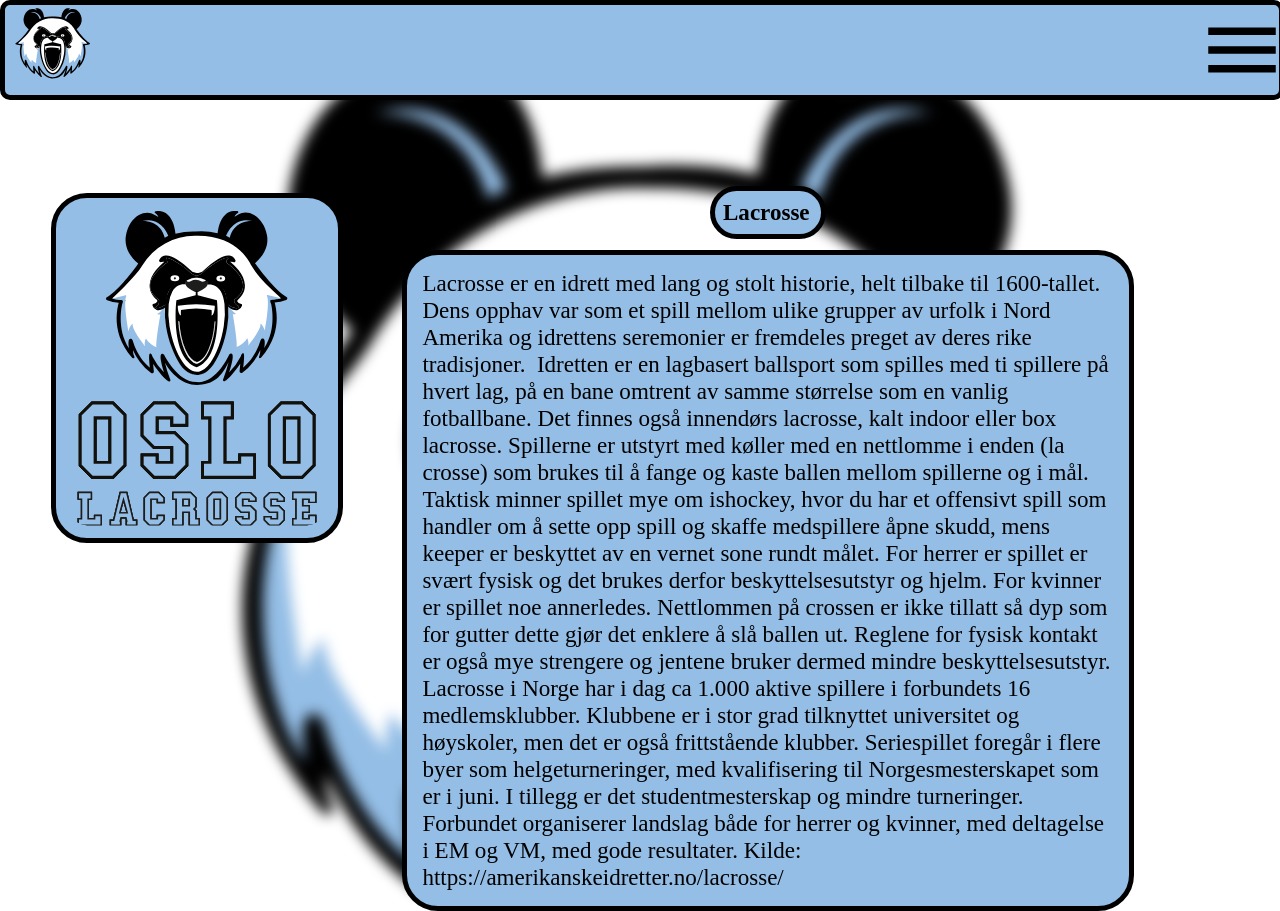
<file: Prosjekter/Webutvikling_Lacrosse_uke_38/index.html>
<!DOCTYPE html>
<html lang="en">
<head>
    <meta charset="UTF-8">
    <meta name="viewport" content="width=device-width, initial-scale=1.0">
    <link rel="stylesheet" href="style.css">
    <link rel="icon" type="image/x-icon" href="Logo_panda-1x1.ico">
    <title>Oslo Lacrosse</title>
</head>

<body id="fakta" class="fakta">

    <div>
        <img src="Logo_panda.svg" id="backimg">
    </div>

    <header>

        <button onclick="fakta()" id="buttonlogo">
            <img src="Logo_panda.svg" class="logo">
        </button>

        <button onclick="sidebar()" class="sidebutton">
            <svg xmlns="http://www.w3.org/2000/svg" height="24px" viewBox="0 -960 960 960" width="24px" fill="#e8eaed"><path d="M120-240v-80h720v80H120Zm0-200v-80h720v80H120Zm0-200v-80h720v80H120Z"/></svg>
        </button>

        <div id="sidebar" class="sidebar">

            <h1>Menu</h1>

            <P onclick="bilder()" id="bilde">Bilde Galleri</P>

            <p onclick="planer()" id="plan">Planer</p>

            <p onclick="recruit()" id="hi">Rekrutering</p>

        </div>

    </header>

    <div>
        <img src="Logo.svg" class="recruit">
    </div>

    
        <div id="sport">
            <h1>Lacrosse</h1>
            <p>
            Lacrosse er en idrett med lang og stolt historie, helt tilbake til 1600-tallet. Dens opphav var som et spill mellom ulike grupper av urfolk i Nord Amerika og idrettens seremonier er fremdeles preget av deres rike tradisjoner. 
            Idretten er en lagbasert ballsport som spilles med ti spillere på hvert lag, på en bane omtrent av samme størrelse som en vanlig fotballbane. Det finnes også innendørs lacrosse, kalt indoor eller box lacrosse. Spillerne er utstyrt med køller med en nettlomme i enden (la crosse) som brukes til å fange og kaste ballen mellom spillerne og i mål. Taktisk minner spillet mye om ishockey, hvor du har et offensivt spill som handler om å sette opp spill og skaffe medspillere åpne skudd, mens keeper er beskyttet av en vernet sone rundt målet. For herrer er spillet er svært fysisk og det brukes derfor beskyttelsesutstyr og hjelm.
            For kvinner er spillet noe annerledes. Nettlommen på crossen er ikke tillatt så dyp som for gutter dette gjør det enklere å slå ballen ut. Reglene for fysisk kontakt er også mye strengere og jentene bruker dermed mindre beskyttelsesutstyr.
            Lacrosse i Norge har i dag ca 1.000 aktive spillere i forbundets 16 medlemsklubber. Klubbene er i stor grad tilknyttet universitet og høyskoler, men det er også frittstående klubber. Seriespillet foregår i flere byer som helgeturneringer, med kvalifisering til Norgesmesterskapet som er i juni. I tillegg er det studentmesterskap og mindre turneringer. Forbundet organiserer landslag både for herrer og kvinner, med deltagelse i EM og VM, med gode resultater.
            Kilde: https://amerikanskeidretter.no/lacrosse/
            </p>
        </div>

        <div id="lag">
            <h1>VI TRENGER DEG!</h1>
            <p>
            <br>
            Oslo lacrosse ble grunnlagt i 2016 av tidligere studentspillere, og er det første damelaget i Norge som ikke hører til et universitet.
            Vi er et damelag som holder til i Oslo med jenter som har spilt alt fra 0 til 10+ år. Målet vårt er alltid NM-finalen, være mange på trening og ha det gøy sammen når vi spiller.
            Vi har treninger to ganger i uken, deltar i eliteserien og deltar som regel på utlandsturnering minst én gang i året.
            Oslo Lacrosse er et selvdrevet lag og har tre spillende trenere som har fordelt ansvarsområde over angrep, midtbane og forsvar. 
            Vi tar imot alle nye spillere, enten om man har lang erfaring eller ønsker å prøve på noe nytt.
            Velkommen til oss!
            </br>
            <br>
            Kontaktinfo
            </br>
            <br>
            Leder: Stina Bjørnenæs, stina@oslolax.no.
            </br>
            +47 77 55 66 22 
            <br></br>

            </p>
        </div>

    <div id="bildene">
        <img src="shotongoal.jpg" id="goal">
        <img src="smiling_girls.jpg" id="smile">
        <img src="teampic2.jpg" id="team">
    </div>

    <img src="Screenshot 2024-09-19 115305.png" id="planen">

</body>
<script>
    
    function sidebar() {
        var element = document.getElementById("sidebar");
        element.classList.toggle("sidebarExtend");
    }

    function recruit() {
        var element = document.getElementById("fakta");
        element.classList.remove("bilder", "planer", "laget", "fakta");
        element.classList.add("laget");
    }

    function bilder() {
        var element = document.getElementById("fakta");
        element.classList.remove("bilder", "planer", "laget", "fakta");
        element.classList.add("bilder");
    }

    function planer() {
        var element = document.getElementById("fakta");
        element.classList.remove("bilder", "planer", "laget", "fakta");
        element.classList.add("planer");
    }

    function fakta() {
        var element = document.getElementById("fakta");
        element.classList.remove("bilder", "planer", "laget", "fakta");
        element.classList.add("fakta");
    }

</script>
</body>
</html>
</file>
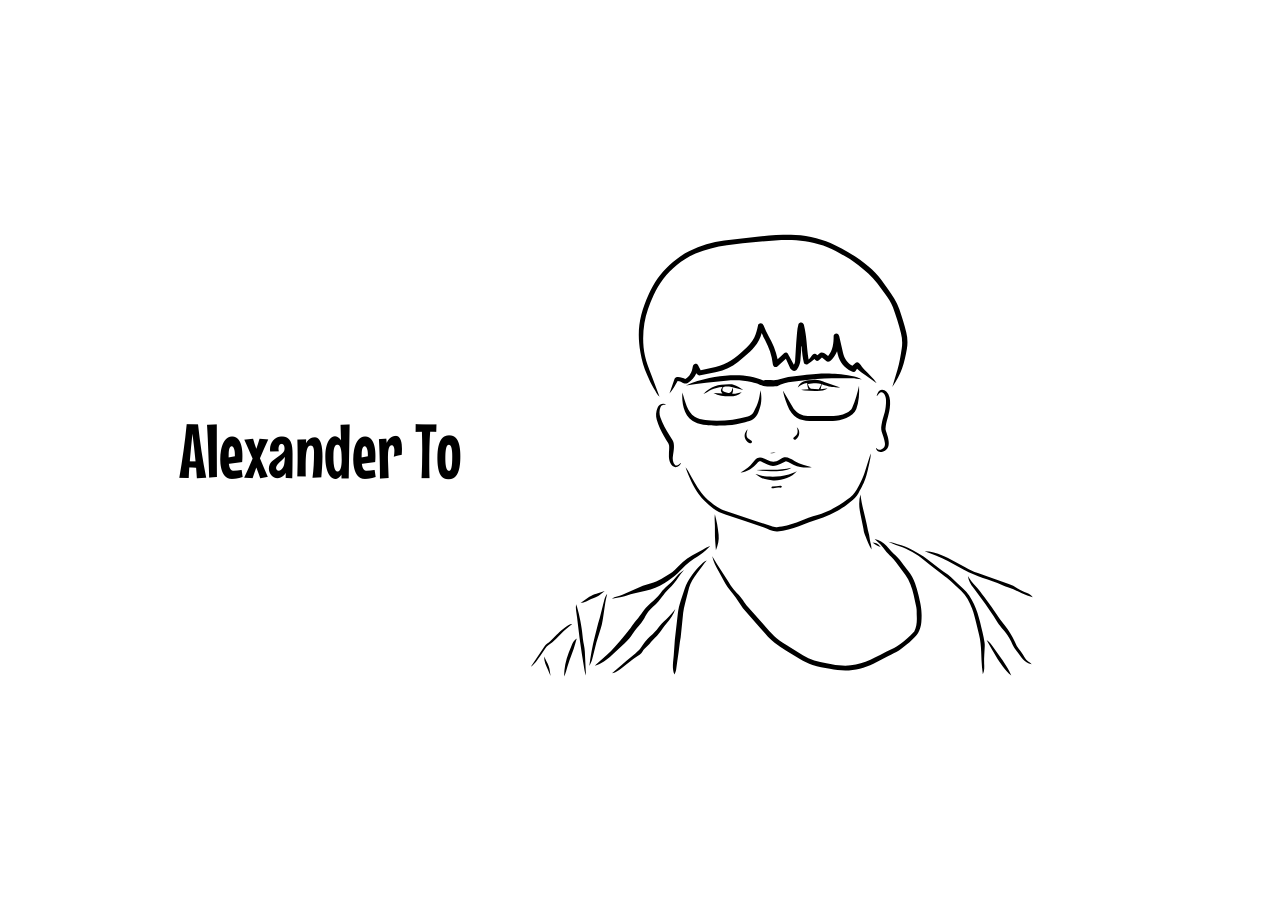
<file: Code/homePage/homePage.html>
<!DOCTYPE html>
<html lang="en" class="iframePage">
<head>
    <meta charset="UTF-8">
    <meta name="viewport" content="width=device-width, initial-scale=1.0">
    <link rel="stylesheet" href="style.css">
    <link rel="stylesheet" href="/Code\main\main.css">
    <link rel="preconnect" href="https://fonts.googleapis.com">
    <link rel="preconnect" href="https://fonts.gstatic.com" crossorigin>
    <link href="https://fonts.googleapis.com/css2?family=Mouse+Memoirs&display=swap" rel="stylesheet">
    <link rel="icon" type="image/x-icon" href="Images\SVG\Fullbody_outline.svg">
    <title>Alexander To</title>
</head>

<body>

    <div class="innhold">
        <h1>Alexander To</h1>
        <svg id="outlinesvg" data-name="Layer 2" xmlns="http://www.w3.org/2000/svg" viewBox="0 0 1111.87 791.11">
  <defs>
  </defs>
  <g id="Layer_1-2" data-name="Layer 1">
    <g>
      <path d="M627.52,41.02c-38.73-13.34-72.04-10.37-112.42-6.74-18.62,1.68-36.44,3.42-54.89,6.04-18.95,2.69-36.9,7.18-54.46,14.54-12.07,5.06-22.47,11.75-32.48,19.97-17.6,14.46-31.09,31.83-40.46,52.63-7.09,15.74-13.2,31.3-15.94,48.59-2.97,18.76-2.99,37.62.95,56.22,2.36,11.16,6.52,21.26,10.5,31.87l14.82,39.54c-4.37-4.28-6.47-9.32-9.59-14.04-4.96-7.5-8.15-15.52-11.85-23.69-5.84-12.9-9.33-25.72-11.8-39.7-6.69-37.89-1.04-66.06,14.5-100.62,8.74-19.45,20.4-36.44,36.19-50.83,10.58-9.64,21.65-18.09,34.59-24.44,19.16-9.42,39.15-15.75,60.41-18.2l60.8-6.98c18.46-2.12,36.44-3.15,55.04-3.1,20.92.06,49.65,5.89,68.68,14.33,29.63,13.14,69.97,38.23,88.53,64.21l10.57,14.8c8.21,11.5,16.13,22.49,20.61,35.99s8.73,26.52,12.06,40.43c2.26,9.44,2.71,18.87,1.05,28.51-4.34,25.1-9.98,45.14-25.38,66.3l8.97-29.89c3.65-12.15,5.41-24.36,7.4-36.93,1.43-9.05.96-17.89-1.3-26.7-3.93-15.36-8.53-29.99-13.96-44.86-3.21-8.79-8.3-16.04-13.81-23.49l-13.49-18.26c-9.28-12.57-21.07-22.14-33.2-31.89-10.03-8.06-20.64-14.37-32-20.42-9.43-5.03-18.46-9.68-28.63-13.18Z"/>
      <path d="M562.65,237.79l-14.68,13.16c-1.17,1.05-3.54,1.25-4.74.77-1.96-.79-2.98-2.44-3.21-4.52-1.68-15.43-6.59-28.88-13.76-42.49-2.07-3.93-3.73-7.58-5.61-11.92-2.17,9.1-6.47,16.92-12.42,23.88-2.44,2.86-4.82,5.82-7.53,8.36-6.9,6.45-13.78,12.31-21.23,18.13-11.06,8.64-23.51,14.44-37.25,17.32l-27.87,5.85c-3.15.66-5.61-.79-7.24-3.45-3.39,7.29-8.04,13.13-14.83,16.68-7.13,3.73-8.82-2.89-17.67-3.51-4.48,7.67-8.02,14.85-14.18,21.8l8.75-24.99c2.29-6.53,13.96-2.34,18.7-.08,7.81-4.1,11.79-12.62,12.99-21.3.32-2.33,1.46-4.32,3.33-4.99s4.72-.07,5.69,1.8l4.73,9.08,25.73-5.44c20.91-4.42,34.2-15.44,49.53-29.45,7.05-6.45,13.64-13.13,17.95-21.75,3.38-6.77,4.79-13.98,6.51-21.4.5-2.14,2.81-3.42,4.78-3.31s3.8,1.54,4.69,3.56c2.8,6.35,5.26,12.49,8.69,18.5,7.23,12.66,12.75,25.43,15.83,40.18,4.04-3.29,7.47-6.47,11.2-10.31,1.04-1.07,3.53-1.43,4.8-.88,1.82.79,2.32,2.62,3.2,4.54.68,1.5,1.85,3.21,2.66,4.7l6.33,11.56c1.06-1.87,1.96-3.71,2.08-5.63l2.01-31.98,1.37-17.05c.44-5.47,1.12-10.59,2.62-15.86.56-1.98,3.1-3.08,4.89-2.89,1.98.21,3.91,1.76,4.47,4.09,5.5,22.81,4.64,38.35,8.17,60.28,4.85-4.03,7.07-11.09,11.35-9.91,1.14.31,2.52,1.6,3.8,2.79,1.45-1.25,3.72-4.54,5.7-4.76,5.18-.57,9.08,2.71,13.03,5.79,8.58-9.01,9.64-22.79,9.66-35.02,0-2.59,2.53-4.22,4.62-4.22,2.83,0,4.35,2.02,4.98,4.77l6.74,29.38c2.19,9.56,7.73,17.82,16.24,22.28l5.25-4.96c5.56-5.26,9.94,5.86,16.62,12.79,7.04,7.31,14.44,13.64,20.27,22.45l-19.31-13.82c-5.12-3.66-10.1-7.06-14.78-11.59l-2.56,4.27c-1.9,2.75-5.06,1.34-7.26.27-12.08-5.92-20.51-16.19-23.61-29.32l-1.32-5.59c-1.49,4.16-12.6,25.35-20.31,15.96-1.63-1.98-3.48-3.5-5.88-5.13l-3.81,3.61c-1.3,1.24-2.94,2.56-4.65,2.44-1.58-.11-3.22-1.62-4.5-3.19-3.87,3.11-7.72,6.17-12,8.85-1.97,1.24-5.89.14-6.47-2.27-2.09-8.65-3.2-17.25-3.53-26.19-.05-1.49-.07-2.39-1.02-3.29l-.03,5.78-1.43,19.57c-.41,5.66-2.59,10.51-5.75,15.15-2.02,2.98-5.31,4.09-8.48,1.75-1.24-.92-3.07-2.57-3.73-3.99l-7.31-15.69Z"/>
      <path d="M434.76,580.56l8.36,14.04,14.68,22.63c6.18,9.52,11.39,19.24,19.61,27.2,10.67,10.32,11.68,15.61,19.46,24.39l27.09,30.53c15.14,17.06,20.19,23.71,40.35,36.07l27.85,17.08c12.61,7.73,26.54,11.32,40.94,14.09l9.22,1.78c40.15,7.74,60.52-3.8,94.51-21.65,6.1-3.2,12.49-5.37,18.22-9.13,8.83-5.79,16.95-12.33,24.38-19.78l6.28-6.3c4.24-8.35,4.86-17.62,4.36-26.88-.27-5.08.25-10.3-.8-15.23l-4.59-21.5c-2.53-11.84-7.3-25.49-14.61-35.19l-15.8-20.97c-2.72-3.6-5.37-7.15-8.64-10.25-3.73-3.53-7.66-6.8-10.53-11.09-5.03-7.53-11.16-13.26-18.29-19.55,7.97,1.92,15.33,5.92,20.52,11.66l8.4,9.29c4.93,5.45,10.72,9.49,14.99,15.56,4.66,6.63,9.5,12.62,14.54,19.03,5.01,6.37,9.13,13.49,11.8,21.19,2.19,6.32,4.15,12.52,5.66,18.99,4.44,19.03,6.83,27.87,5.34,48.15-.48,6.59-2.57,13.7-5.7,19.4-4.63,8.44-24.99,24.93-33.27,30.26-5.88,3.78-12.23,6.32-18.44,9.54l-25.85,13.43c-7.47,3.88-15.41,6.52-23.66,8.66-17.27,4.48-34.7,3.7-52.06.32-10.34-2.02-20.29-3.08-30.17-6.76-7.63-2.84-15-6.15-21.93-10.4l-24.37-14.94c-6.83-4.19-13.25-8.48-19.6-13.35-9.47-7.27-16.66-16.13-24.52-25.08l-30.45-34.69-12.55-18.55c-5.79-8.57-13.33-15.63-18.3-24.79l-11.62-21.41c-4.5-8.3-8.82-16.19-10.85-25.82Z"/>
      <path d="M388.36,425.98c1.68,1.67,2.92,3.79,4.33,6.28,7.39,13.03,14.06,26.25,23.07,38.33,7.48,10.03,25.99,26.04,38.61,30.25l56.88,18.98,25.79,8.52c3.15,1.04,6.71,2.13,9.92,1.85,6-.51,11.73-1.18,17.47-2.81,7.67-2.18,15.1-4.22,22.34-7.41,10.16-4.47,20.17-7.94,30.83-11,17.01-4.88,37.82-15.7,51.63-26.81,3.28-2.64,6.74-5.01,9.63-8.03,5.05-5.29,8.24-11.62,11.69-17.99,3.68-6.8,6.7-13.34,9-20.74l10.38-33.39c.37,5.87-.95,11.03-2.19,16.55-5.87,25.97-5.79,28.67-19.04,52.61-3.4,6.14-8.51,10.51-13.68,15.02-8.96,7.82-18.54,13.77-29.2,19.04-8.13,4.02-15.97,7.6-24.73,10.11-24.56,7.04-46.57,19.87-73.16,22.29-8.45.49-16.66-4.94-24.38-7.49l-30.64-10.11-35.37-12.01c-7.72-2.62-15.05-5.93-21.58-10.86-9.36-7.07-18.07-14.95-24.9-24.57-8.53-11.99-17.54-31.09-22.69-46.62Z"/>
      <path d="M547.44,285.3c-32.11,1.79-22.56-2.64-44.8-7.44-14.67-3.17-28.96-3.33-44.02-2.09-23.35,1.93-45.64,4.85-69.51,8.34,13.07-6.67,26.65-9.8,40.47-13.17,12.44-1.76,24.15-3.54,36.73-4.48,18.11-1.35,40.59.9,57.18,8.99,8.21-2.28,17.07.94,24.88-1.25l18.19-5.09,25.85-2.8c35.42-3.84,49.08-4.23,84.59,1.09,6.32.95,12.28,2.79,17.74,6.21-6.53-.9-11.93-1.92-18.1-1.96l-31.67-.21c-9.64-.06-18.87.18-28.35,1.22l-13.62,1.49-29.03,3.25c-9.46,1.06-18.21,3.12-26.52,7.89Z"/>
      <path d="M374.14,762.38l-2.28,16.48c-.32,2.34-1.67,4.83-2.82,7.4-4.57-10.88-1.98-22.4-1.22-33.17l1.95-27.4,5.2-45.38c.89-7.73,2.59-14.88,5-22.17l7.07-21.36c2.63-7.94,6.07-14.73,11.15-21.39,4.58-6.01,19.84-25.67,26.99-27.11-2.69,3.15-4.88,5.69-7.17,8.77l-9.72,13.12c-5.84,7.87-11.38,15.9-13.82,25.42l-6.97,27.17c-1.39,5.42-2.66,10.67-3.23,16.3l-4.33,42.26-1.39,8.33-2.21,17.36-2.18,15.36Z"/>
      <path d="M907.11,766.72c.34,6.64.85,12.85-2.23,18.99-1.15-8.05-2.01-15.96-2.33-24.16l-.59-15.41c-.38-9.79-1.27-19.1-3.57-28.61l-5.05-20.86c-2.11-8.72-4.05-16.75-7.24-25.17-4.34-11.44-9.81-22.52-18.99-30.89-5.73-5.22-11.41-9.96-16.81-15.5-5.18-5.32-10.97-9.04-16.8-13.59l-20.26-15.83-16.25-12.89c-6.09-4.83-13.01-8.06-19.78-11.88-3.91-2.2-7.63-4.33-11.91-5.77-8.56-2.86-16.75-5.63-24.83-9.53,5.89.6,10.96,2.56,16.4,4.34,8.83,2.02,16.76,5.39,24.72,9.51,9.5,4.91,18.22,9.92,26.73,16.44l20.82,15.94c2.79,2.14,5.39,4.28,8.26,6.31,4.34,3.07,8.94,5.74,12.68,9.53,6.63,6.72,13.29,12.67,20.28,18.99,16.1,14.56,24.87,37.82,29.77,58.64,2.82,12,6,23.55,7.76,35.76.59,4.1.18,7.9-.04,11.97l-.48,8.81c-.27,4.97-.51,9.55-.24,14.86Z"/>
      <path d="M230.51,770.9l6.24-5.42c9.97-8.65,19.8-17.03,28.52-27.01l9.22-10.56c6.44-7.38,12.39-14.88,18.37-22.63,3.18-4.13,5.75-8.67,9.19-12.47,11.69-12.94,12.13-18.73,25.37-30.45,6.3-5.58,12.42-10.55,17.39-17.38,8.67-11.94,15.35-13.91,24.13-24.57,4.95-6.01,10.04-11.65,16.88-15.65-3.49,4.36-7.13,8.11-10.15,12.66-4.67,7.04-9.62,13.37-15.81,19.14-11.07,10.32-13.31,18.64-28.1,32.02s-11.65,19.02-24.05,32.34c-12.65,13.59-10.44,16.98-25.05,30.74l-22.52,21.22c-8.51,8.02-17.75,15.06-29.63,18.02Z"/>
      <path d="M400.24,345.42c-15.62-10.67-18.53-31.99-17.44-49.12,4.74,14.93,8.25,33.36,21.55,42.26,5.3,3.55,11.86,4.95,18.35,5.64,24.33,2.59,50.36.39,73.91-6.22,4.58-1.29,8.08-4.32,10.36-8.41,8.31-14.96,8.77-20.62,11.71-37.12,2.65,14.89,1.78,24.86-3.95,38.33-4.89,11.51-11.64,13.93-22.71,16.96-10.23,2.81-20.11,4.85-30.78,5.46-17.26.98-46.25,2.28-61.01-7.79Z"/>
      <path d="M277.02,651.7l-16.79,2.66c5.82-3.57,12.28-3.98,18.45-6.7l35.52-15.65,18.53-5.64c6.41-1.95,11.92-5.5,17.63-8.89,6.79-4.03,13.5-7.48,19.16-13.1,9.31-9.27,18.47-18.68,30.09-25.05l19.25-10.54c3.91-2.14,7.65-4.24,12.45-5.87l-8.17,7.78c-5.98,5.69-12.62,9.67-19.56,14.12-10.95,7.02-19.85,16.15-28.9,25.41-6.97,7.12-15.23,11.84-23.26,17.38-9.99,6.89-20.49,10.18-32.3,13.01l-20.88,5c-7.13,1.71-13.65,4.89-21.21,6.09Z"/>
      <path d="M557.49,292.66l18.75,31.83c6.08,7.93,14.27,12.34,24.43,12.43l32.86.3c12.67.12,24.41,0,35.8-6.38,3.17-1.77,6.86-4.44,8.39-7.81,5.7-12.54,9.01-25.58,12.04-38.65.68,13.92-.02,27.5-4.71,40.62-5.02,14.06-27.65,20.76-41.03,20.7l-33.28-.14c-19.32-.08-31.27-1.58-42.17-19.91-4.65-10.46-8.92-20.79-11.09-32.99Z"/>
      <path d="M976.97,755.66c5.79,9.53,8.05,6.5,12.76,12.81-14.06-2.82-18.61-14.04-27.48-24.81-3.64-4.42-5.71-9.22-8-14.4-.98-2.23-2.62-4.57-3.78-6.82-5.88-11.32-14.31-17.6-20.28-27.23-8.81-14.23-17.97-27.61-27.93-41.02l-13.81-18.6c-4.7-6.33-8.57-13.04-9.55-20.79,4.1,6.53,7.79,11.99,12.82,17.09,6,6.09,10.62,12.9,15.69,19.78l12.39,16.8,14.82,21.85,9.18,11.7c6.24,7.95,11.55,16.69,16.01,25.78,2.39,4.87,3.67,9.49,7.35,13.65,3.81,4.31,6.82,9.26,9.82,14.2Z"/>
      <path d="M966.15,637.11c9.88,6.75,20.21,6.94,25.48,14.78-6.49-2.27-12.77-4.33-19.04-7.06-7.74-3.37-14.92-7.38-22.99-9.83-3.73-1.14-6.92-2.64-10.5-4.12-23.77-9.9-44.68-14.11-67.24-26.51l-27.81-15.28c-12.98-7.13-26.5-11.7-40.36-17.02,11.04.05,20.93,3.36,30.79,7.2,6.92,2.69,13.01,6.12,19.54,9.64l20.2,10.9c7.2,3.89,14.21,7.58,21.98,10.21l21.87,7.4,30.58,11.12c6.37,2.32,11.95,4.77,17.51,8.57Z"/>
      <path d="M370.49,422.47c3.56,1.96,7.55-2.19,10.09-4.27-.71,4.37-7.54,9.57-12.14,7.09-7.38-3.99-9.36-13.36-8.94-21.1,1.16-21.69,1.66-13.86-8.49-31.94-5.19-9.25-9.78-18.34-12.64-28.55-2.01-7.16-1.56-14.19,1.39-20.95,2.57-5.88,9.98-9.13,15.21-4.99-3.92-.42-8.26-.09-9.95,3.65-2.56,5.64-2.36,12.35-.32,18.31,3.75,10.97,9.36,20.75,15.47,30.51l5.93,9.46c3.77,6.01,1.83,18.62.45,25.86-1.11,5.8-.42,12.64,3.93,16.93Z"/>
      <path d="M722.91,395.19c3.46,1.78,6.68-.36,8.82-2.18,2.62-2.23,3.49-5.51,2.97-9.25-2.13-15.15-8.33-18.87-5.85-31.67,3.06-15.76,6.62-19.42,7.73-36.62.35-5.39.3-10.67-2.21-15.49-1.18-2.27-4.05-5.16-6.73-4.24-3.26,1.12-4.48,4.9-7.33,6.94,1.03-3.48,2.46-7.66,5.36-9.81,3.72-2.76,8.75-.77,11.89,2.19,10.18,9.63,5.74,32.96,2.02,45.05-1.94,6.31-3.48,12.35-3.79,19.06-.25,5.37,15.38,33.22-4.02,39.44-2.65.85-5.59,1.74-8.14.22-2.14-1.28-4.48-3.88-4.63-6.77,1.26.96,2.72,2.51,3.94,3.13Z"/>
      <path d="M260.58,784.09l16.25-14.01,8.47-7.33,15.87-13.29c11.54-9.67,6.97-6.98,14.05-16.25,3.43-4.49,6.56-8.85,10.87-12.59,15.16-13.14,16.06-19.74,28.87-30.67,6.09-5.2,10.63-11.04,15.7-17.55-3.21,9.94-9,17.67-15.41,25.33-10.71,12.8-10.64,16.49-24.49,29.41-1.62,1.51-3.21,3.81-4.74,5.49-2.9,3.17-5.69,5.88-8.85,8.87-2.91,2.74-4.5,7.57-8.04,9.72-8.19,4.97-15.13,10.66-22.7,16.57l-8.21,6.41c-5.39,3.73-10.03,8.18-17.65,9.91Z"/>
      <path d="M562.75,415.66l-8.97,4.55c-7.27,3.68-15.55,5.05-23.1,1.29l-10.07-5.02c-2.96-1.48-5.59-.3-7.57,2.09-7.4,8.99-17.23,15.28-29.25,16.64,6.26-3.83,11.99-7.36,17.04-12.38l8.16-9.54c13.74-13.99,24.01,12.58,43.22-.74,10.22-7.09,15.79-2.6,26.04,3.03,9.21,5.06,19,7.55,29.56,10.38-10.46,1.34-21.53.43-31.28-3.99-4.6-2.09-8.3-5.01-13.78-6.31Z"/>
      <path d="M221.19,771.57c2.12-17.35,5.28-34.86,9.55-51.54l5.7-22.28,2.83-9.8,7.65-30.4c1.07-4.25,2.56-8.24,5.4-11.77-5.27,18.53-6.02,43.85-11.17,60.19l-7.7,24.44-7.04,28.45c-1.13,4.57-3.19,8.52-5.23,12.71Z"/>
      <path d="M215.36,787.85c-2.05-5.17-2.82-10.68-3.76-16.51l-3.51-21.7-2.77-19c-.86-5.89-1.54-11.51-2.26-17.43l-3.27-27.1c-.9-7.48-2.77-14.39-1.68-22,4.34,10.34,9.31,36.39,10.44,46.68l1.44,13.2c.81,7.47,3.04,14.6,3.39,22.13l1.98,41.73Z"/>
      <path d="M711.4,568.85c-4.47-7.02-7.18-14.85-10.4-22.76-1.63-4.01-3.21-7.78-3.44-12.22l-5.57-27.4c-2.25-11.06-2.86-22.14.21-32.89,2.89,22.32,9,39.77,12.91,61.4,1.79,5.86,2.92,11.63,3.63,17.74.97,5.26,2.76,9.99,2.68,16.14Z"/>
      <path d="M469.5,298.19c5.55.41,10.27-1.34,16.45-2.59-5.67,5.76-13.45,7.49-21.53,7.27-9.68-.25-19.03-.82-27.47-5.74l15.51.64c-2.36-2.21-3.58-4.73-1.99-7.53l2.1-3.71c-7.13.62-13.6,2-19.68,5.12-4.49,2.3-8.05,5.51-13.46,7.37,13.28-13.77,25.07-16.69,44.27-17.01,2.7-.05,5.39-.22,7.9.62,6.28,2.11,11.97,4.82,17.1,9.44l-17.11-4.51-5.19-1.21c-3.5-.81-8.45-.67-11.97.1-1.64,1.06-3.03,5.85-1.1,7.15,2.67,1.79,7.49,3.53,10.48,3.28,4.15-.35,5.94-5.19,5.66-8.86,2.56,2.76,1.51,6.24.02,10.18Z"/>
      <path d="M635.99,288.98c-6.68,4.31-14.52,4.97-22.71,4.57l-17.76-.87c-2.09-.1-4.14-.66-6.39-1.09l12.98-1.17c-1.64-3.4-2.33-7.04-2.43-10.73-6.43.04-11.42,3.69-16.35,8.04,2.74-7.87,10.8-11.97,18.73-12.63l8.07-.67c9.28-.78,13.39,1.49,20.5,3.92l26.53,9.07c-13.38-.03-19.4-1.17-32.06-5.69l-2.17,8.96,13.08-1.71ZM619.81,290.52c1.88-2.67,3.35-5.5,4.5-8.92-4.55-1.67-8.83-1.95-13.52-1.34l-9.87,1.28c.64,2.85,2.76,7.13,5.34,8.17l13.55.82Z"/>
      <path d="M537.86,448.7c-13.33-1.63-16.33-2.4-28.15-11.04,7.14,1.34,13.05,4.42,19.98,4.7,15.15.6,23.46.31,38-3.52,4.96-1.31,9.13-3.62,14.06-5.68-9.63,11.67-29.48,17.31-43.89,15.55Z"/>
      <path d="M128.31,764.39c-2.89,3.23-5.18,6.14-8.75,8.29l23.89-35.63c2.45-3.66,6.73-5.76,9.76-8.75l11.18-11.04c4.41-4.35,20.74-19.47,27.09-18.72-6.49,5.19-12.76,10.02-18.56,15.86l-9.8,9.88c-3.97,4-8.09,7.49-12.73,10.76-2.28,1.61-4.23,3.73-5.78,6.09-5.22,7.95-10.45,15.47-16.3,23.26Z"/>
      <path d="M947.99,775.39c2.51,4.06,4.14,7.99,6.24,12.37-6.19-4.03-10.05-10.07-14.69-15.72-3.23-3.93-6.18-7.76-8.78-12.2l-9.79-16.73-9.58-16.82c5.69,3.84,9.15,9.07,12.87,14.33l10.5,14.82c2.95,4.16,5.89,8.07,8.57,12.41l4.65,7.55Z"/>
      <path d="M183.24,772.26c-1.87,6.06-2.74,11.82-5.94,17.2.32-14.32,2.88-28,8.04-40.89l5.43-13.58c1.8-4.49,4.46-8.63,8.62-11.31-.95,3.01-1.82,5.51-2.47,8.26-1.57,6.64-3.84,12.61-6.3,18.95-2.7,6.97-5.07,13.92-7.38,21.37Z"/>
      <path d="M441.12,570.19l-1.21-15.11c-.99-12.33-.06-22.01-.86-35.03-.26-4.13-.31-7.96.23-12.17,3.42,12.32,5.22,22.57,6.54,35.65.91,9.04-1.02,18.07-4.69,26.66Z"/>
      <path d="M205.92,661.91l15.31-10.78c3.69-2.6,7.9-4.36,12.3-5.49l14.37-4.71c-8.98,7.98-12.9,9.95-23.59,14.13-5.64,3.13-11.11,6.52-18.38,6.85Z"/>
      <path d="M511.32,430.9l11.99-.41,16.48-.03c11.11-.02,21.31-1.26,32.52-3.57-4.58,3.41-9.87,4.57-15.49,5.08-13.08,1.18-26.01,1.58-39.02-.19l-6.47-.88Z"/>
      <path d="M494.25,369.91c.47,8.85,11,8.18,9.53,12.89-.31,1.01-2.43,2.22-3.75,1.64-5.51-2.43-9.72-8.2-9.01-14.4.42-3.66,2.73-7.04,4.98-9.81-.44,3.44-1.92,6.51-1.75,9.68Z"/>
      <path d="M152.46,779.13l1.37,9.56-4.93-11.74c-3-7.14-6.57-13.84-6.11-22.2l4.3,9.24c2.67,4.56,4.58,9.55,5.38,15.14Z"/>
      <path d="M579.77,378.05c-1.16.83-3.33-.07-3.8-1.07-2.06-4.39,11.53-4.94,5.66-20.34,6.43,5.56,5.55,16.07-1.86,21.41Z"/>
      <path d="M553.62,461.66c-9.81-2.09-15.69,3.97-16.04-.93-.04-.61,1.41-1.15,2.13-1.17,4.57-.13,8.9-.61,13.31-1.18.81-.1,2.33.59,2.66,1.14.39.66-1.24,2.32-2.06,2.14Z"/>
      <path d="M713.25,556.82c7.49.6,9.26,2.03,14.2,7.87-5.26-1.65-9.64-4.18-14.2-7.87Z"/>
      <path d="M544.92,400.54c-3.16,1.11-6.38,1.32-9.61.75,3.33-.87,6.26-1.23,9.61-.75Z"/>
    </g>
  </g>
</svg>

    </div>

</body>

</html>
</file>
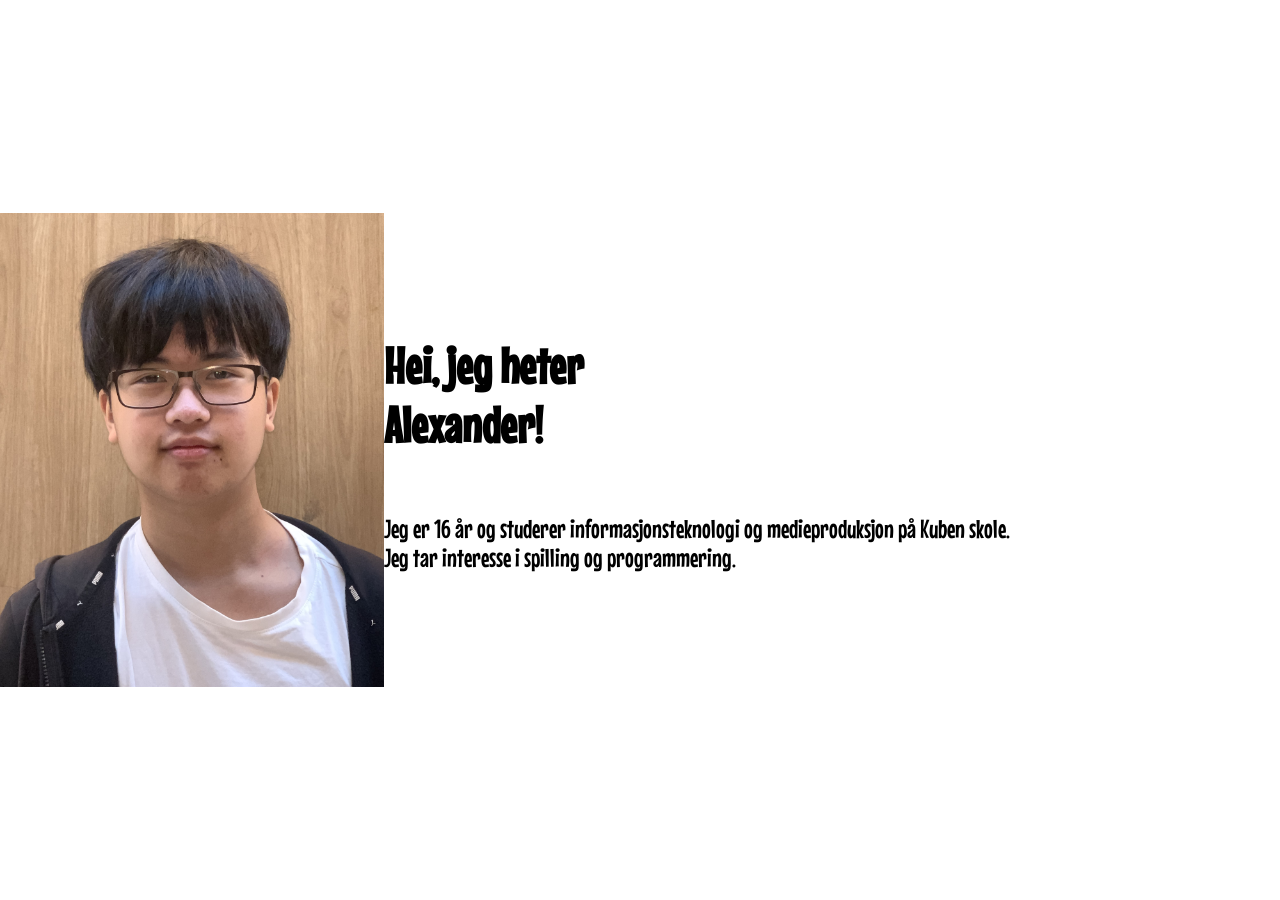
<file: Code/introduksjonPage/introduksjonPage.html>
<!DOCTYPE html>
<html lang="en" class="iframePage">
<head>
    <meta charset="UTF-8">
    <meta name="viewport" content="width=device-width, initial-scale=1.0">
    <link rel="stylesheet" href="intro.css">
    <link rel="stylesheet" href="/Code\main\main.css">
    <link rel="icon" type="image/x-icon" href="Images\SVG\Fullbody_outline.svg">
    <link rel="preconnect" href="https://fonts.googleapis.com">
    <link rel="preconnect" href="https://fonts.gstatic.com" crossorigin>
    <link href="https://fonts.googleapis.com/css2?family=Mouse+Memoirs&display=swap" rel="stylesheet">
    <title>Intro</title>
</head>

<body>

    <img src="/Images\IMG_4244.JPG" id="selfimg">
    <div class="innhold">
        <h1>Hei, jeg heter <br>Alexander!</h1>
        <p>Jeg er 16 år og studerer informasjonsteknologi og medieproduksjon på Kuben skole. <br> Jeg tar interesse i spilling og programmering.</p>
    </div>

</body>

</html>
</file>
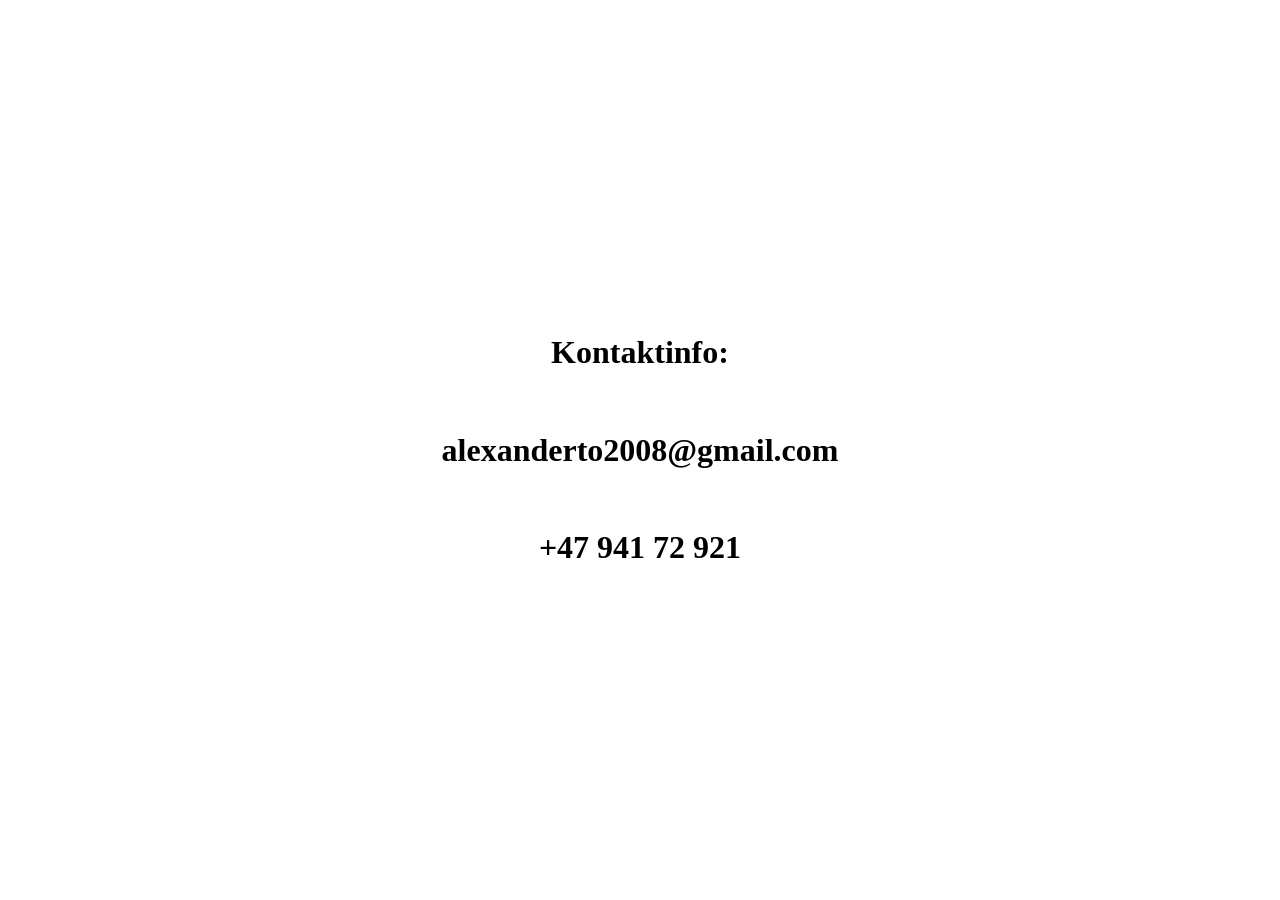
<file: Code/kontaktPage/kontaktPage.html>
<!DOCTYPE html>
<html lang="en">
<head>
    <meta charset="UTF-8">
    <meta name="viewport" content="width=device-width, initial-scale=1.0">
    <link rel="stylesheet" href="/Code\main\main.css">
    <link rel="icon" type="image/x-icon" href="">
    <link rel="preconnect" href="https://fonts.googleapis.com">
    <link rel="preconnect" href="https://fonts.gstatic.com" crossorigin>
    <link href="https://fonts.googleapis.com/css2?family=Mouse+Memoirs&display=swap" rel="stylesheet">
    <title>Alexander To</title>
</head>
<body>
    
    <div>
        <h1>Kontaktinfo:</h1>
        <br>
        <h1>alexanderto2008@gmail.com</h1>
        <br>
        <h1>+47 941 72 921</h1>
    </div>

    <style>
        body {
            position: absolute;
            color: var(--text-color);
            border: none;
            margin: 0%;
            width: 100%;
            height: 100%;
            display: flex;
            align-items: center;
            justify-content: center;
            text-align: center;
        }
    </style>

</body>
</html>
</file>
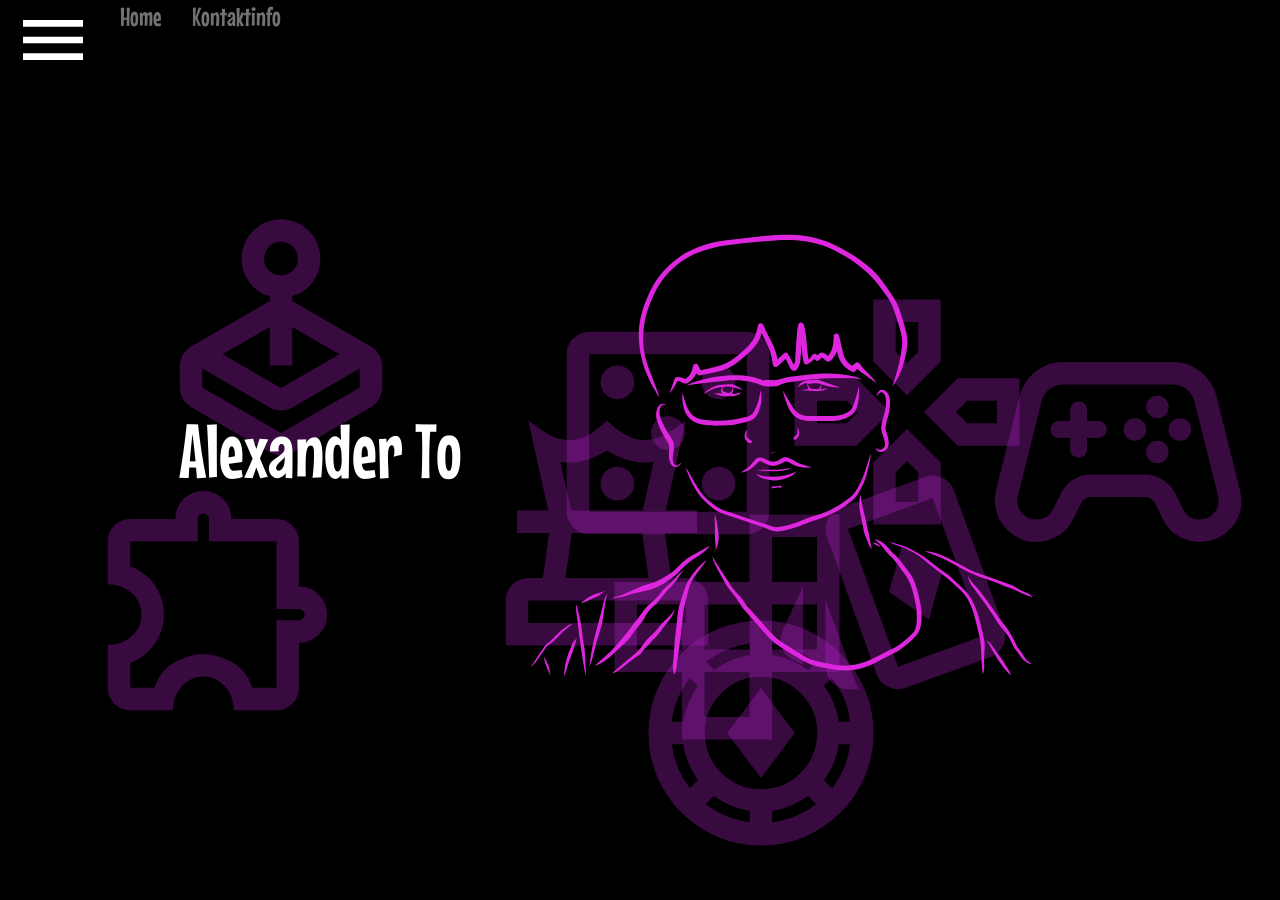
<file: Code/main/main.html>
<!DOCTYPE html>
<html lang="en">
<head>
    <meta charset="UTF-8">
    <meta name="viewport" content="width=device-width, initial-scale=1.0">
    <link rel="stylesheet" href="main.css">
    <link rel="stylesheet" href="css/background.css">
    <link rel="stylesheet" href="css/sidebar.css">
    <link rel="icon" type="image/x-icon" href="">
    <link rel="preconnect" href="https://fonts.googleapis.com">
    <link rel="preconnect" href="https://fonts.gstatic.com" crossorigin>
    <link href="https://fonts.googleapis.com/css2?family=Mouse+Memoirs&display=swap" rel="stylesheet">
    <title>Alexander To</title>
</head>

<body class="mainBody">

    <div class="background">
        <svg id="chess" class="backgroundSVG" xmlns="http://www.w3.org/2000/svg" height="24px" viewBox="0 -960 960 960" width="24px" fill="#e8eaed"><path d="M200-160h560v-80H200v80Zm132-160h296l-23-160H355l-23 160ZM120-80v-160q0-33 23.5-56.5T200-320h52l22-160H160v-80h640v80H686l22 160h52q33 0 56.5 23.5T840-240v160H120Zm151-480-71-320q33 25 68 47t77 22q40 0 73.5-20.5T480-880q28 28 61.5 48.5T615-811q42 0 77-22t68-47l-71 320h-82l39-173-7.5 1q-7.5 1-23.5 1-36 0-70.5-11T480-773q-29 20-62.5 31T349-731q-18 0-26.5-1l-8.5-1 39 173h-82Zm209 80Zm0-80Zm0 400Z"/></svg>
        <svg id="poker" class="backgroundSVG" xmlns="http://www.w3.org/2000/svg" height="24px" viewBox="0 -960 960 960" width="24px" fill="#e8eaed"><path d="M480-80q-83 0-156-31.5T197-197q-54-54-85.5-127T80-480q0-83 31.5-156T197-763q54-54 127-85.5T480-880q83 0 156 31.5T763-763q54 54 85.5 127T880-480q0 83-31.5 156T763-197q-54 54-127 85.5T480-80Zm-40-83v-40q-35-5-67.5-19T312-256l-28 29q33 26 72.5 42.5T440-163Zm80 0q44-5 83.5-21.5T676-227l-28-29q-28 20-60.5 34T520-203v40Zm-40-117q83 0 141.5-58.5T680-480q0-83-58.5-141.5T480-680q-83 0-141.5 58.5T280-480q0 83 58.5 141.5T480-280Zm253-4q26-33 42.5-72.5T797-440h-40q-5 35-19 67.5T704-312l29 28Zm-506 0 29-29q-20-28-34-60t-19-67h-40q5 44 21.5 83.5T227-284Zm253-36L360-480l120-160 120 160-120 160ZM163-520h40q5-35 19-67t34-60l-29-29q-26 33-42.5 72.5T163-520Zm594 0h40q-5-44-22-83.5T732-676l-28 28q20 28 34 60.5t19 67.5ZM313-704q28-20 60-34t67-19v-40q-44 5-83.5 21.5T284-733l29 29Zm335 0 28-28q-33-26-72.5-43T520-797v40q35 5 67.5 19t60.5 34Z"/></svg>
        <svg id="jigsaw" class="backgroundSVG" xmlns="http://www.w3.org/2000/svg" height="24px" viewBox="0 -960 960 960" width="24px" fill="#e8eaed"><path d="M352-120H200q-33 0-56.5-23.5T120-200v-152q48 0 84-30.5t36-77.5q0-47-36-77.5T120-568v-152q0-33 23.5-56.5T200-800h160q0-42 29-71t71-29q42 0 71 29t29 71h160q33 0 56.5 23.5T800-720v160q42 0 71 29t29 71q0 42-29 71t-71 29v160q0 33-23.5 56.5T720-120H568q0-50-31.5-85T460-240q-45 0-76.5 35T352-120Zm-152-80h85q24-66 77-93t98-27q45 0 98 27t77 93h85v-240h80q8 0 14-6t6-14q0-8-6-14t-14-6h-80v-240H480v-80q0-8-6-14t-14-6q-8 0-14 6t-6 14v80H200v88q54 20 87 67t33 105q0 57-33 104t-87 68v88Zm260-260Z"/></svg>
        <svg id="casino" class="dontDisplaySVG backgroundSVG" xmlns="http://www.w3.org/2000/svg" height="24px" viewBox="0 -960 960 960" width="24px" fill="#e8eaed"><path d="M300-240q25 0 42.5-17.5T360-300q0-25-17.5-42.5T300-360q-25 0-42.5 17.5T240-300q0 25 17.5 42.5T300-240Zm0-360q25 0 42.5-17.5T360-660q0-25-17.5-42.5T300-720q-25 0-42.5 17.5T240-660q0 25 17.5 42.5T300-600Zm180 180q25 0 42.5-17.5T540-480q0-25-17.5-42.5T480-540q-25 0-42.5 17.5T420-480q0 25 17.5 42.5T480-420Zm180 180q25 0 42.5-17.5T720-300q0-25-17.5-42.5T660-360q-25 0-42.5 17.5T600-300q0 25 17.5 42.5T660-240Zm0-360q25 0 42.5-17.5T720-660q0-25-17.5-42.5T660-720q-25 0-42.5 17.5T600-660q0 25 17.5 42.5T660-600ZM200-120q-33 0-56.5-23.5T120-200v-560q0-33 23.5-56.5T200-840h560q33 0 56.5 23.5T840-760v560q0 33-23.5 56.5T760-120H200Zm0-80h560v-560H200v560Zm0-560v560-560Z"/></svg>
        <svg id="crossword" class="dontDisplaySVG backgroundSVG" xmlns="http://www.w3.org/2000/svg" height="24px" viewBox="0 -960 960 960" width="24px" fill="#e8eaed"><path d="M400-160h160v-160H400v160ZM160-400h160v-160H160v160Zm240 0h160v-160H400v160Zm240 0h160v-160H640v160Zm0-240h160v-160H640v160ZM320-80v-240H80v-320h480v-240h320v560H640v240H320Z"/></svg>
        <svg id="gamepad"  class="backgroundSVG" xmlns="http://www.w3.org/2000/svg" height="24px" viewBox="0 -960 960 960" width="24px" fill="#e8eaed"><path d="M480-654Zm174 174Zm-348 0Zm174 174Zm0-234L360-660v-220h240v220L480-540Zm180 180L540-480l120-120h220v240H660Zm-580 0v-240h220l120 120-120 120H80ZM360-80v-220l120-120 120 120v220H360Zm120-574 40-40v-106h-80v106l40 40ZM160-440h106l40-40-40-40H160v80Zm280 280h80v-106l-40-40-40 40v106Zm254-280h106v-80H694l-40 40 40 40Z"/></svg>
        <svg id="joystick" class="backgroundSVG" xmlns="http://www.w3.org/2000/svg" height="24px" viewBox="0 -960 960 960" width="24px" fill="#e8eaed"><path d="m272-440 208 120 208-120-168-97v137h-80v-137l-168 97Zm168-189v-17q-44-13-72-49.5T340-780q0-58 41-99t99-41q58 0 99 41t41 99q0 48-28 84.5T520-646v17l280 161q19 11 29.5 29.5T840-398v76q0 22-10.5 40.5T800-252L520-91q-19 11-40 11t-40-11L160-252q-19-11-29.5-29.5T120-322v-76q0-22 10.5-40.5T160-468l280-161Zm0 378L200-389v67l280 162 280-162v-67L520-251q-19 11-40 11t-40-11Zm40-469q25 0 42.5-17.5T540-780q0-25-17.5-42.5T480-840q-25 0-42.5 17.5T420-780q0 25 17.5 42.5T480-720Zm0 560Z"/></svg>
        <svg id="cards" class="backgroundSVG" xmlns="http://www.w3.org/2000/svg" height="24px" viewBox="0 -960 960 960" width="24px" fill="#e8eaed"><path d="m608-368 46-166-142-98-46 166 142 98ZM160-207l-33-16q-31-13-42-44.5t3-62.5l72-156v279Zm160 87q-33 0-56.5-24T240-201v-239l107 294q3 7 5 13.5t7 12.5h-39Zm206-5q-31 11-62-3t-42-45L245-662q-11-31 3-61.5t45-41.5l301-110q31-11 61.5 3t41.5 45l178 489q11 31-3 61.5T827-235L526-125Zm-28-75 302-110-179-490-301 110 178 490Zm62-300Z"/></svg>
        <svg id="controller" class="dontDisplaySVG backgroundSVG" xmlns="http://www.w3.org/2000/svg" height="24px" viewBox="0 -960 960 960" width="24px" fill="#e8eaed"><path d="M189-160q-60 0-102.5-43T42-307q0-9 1-18t3-18l84-336q14-54 57-87.5t98-33.5h390q55 0 98 33.5t57 87.5l84 336q2 9 3.5 18.5T919-306q0 61-43.5 103.5T771-160q-42 0-78-22t-54-60l-28-58q-5-10-15-15t-21-5H385q-11 0-21 5t-15 15l-28 58q-18 38-54 60t-78 22Zm3-80q19 0 34.5-10t23.5-27l28-57q15-31 44-48.5t63-17.5h190q34 0 63 18t45 48l28 57q8 17 23.5 27t34.5 10q28 0 48-18.5t21-46.5q0 1-2-19l-84-335q-7-27-28-44t-49-17H285q-28 0-49.5 17T208-659l-84 335q-2 6-2 18 0 28 20.5 47t49.5 19Zm348-280q17 0 28.5-11.5T580-560q0-17-11.5-28.5T540-600q-17 0-28.5 11.5T500-560q0 17 11.5 28.5T540-520Zm80-80q17 0 28.5-11.5T660-640q0-17-11.5-28.5T620-680q-17 0-28.5 11.5T580-640q0 17 11.5 28.5T620-600Zm0 160q17 0 28.5-11.5T660-480q0-17-11.5-28.5T620-520q-17 0-28.5 11.5T580-480q0 17 11.5 28.5T620-440Zm80-80q17 0 28.5-11.5T740-560q0-17-11.5-28.5T700-600q-17 0-28.5 11.5T660-560q0 17 11.5 28.5T700-520Zm-360 60q13 0 21.5-8.5T370-490v-40h40q13 0 21.5-8.5T440-560q0-13-8.5-21.5T410-590h-40v-40q0-13-8.5-21.5T340-660q-13 0-21.5 8.5T310-630v40h-40q-13 0-21.5 8.5T240-560q0 13 8.5 21.5T270-530h40v40q0 13 8.5 21.5T340-460Zm140-20Z"/></svg>
    </div>

    <header>

      <div class="mainButtonContainer">
        <button onclick="sidebar()" class="sidebutton">
            <svg xmlns="http://www.w3.org/2000/svg" height="24px" viewBox="0 -960 960 960" width="24px" fill="#e8eaed"><path d="M120-240v-80h720v80H120Zm0-200v-80h720v80H120Zm0-200v-80h720v80H120Z"/></svg>
        </button>

        <div class="mainTextButton">
          <div id="homePage" class="homebutton pageSwitchButton">
              <p>Home</p>
          </div>

          <div id="kontaktPage" class="pageSwitchButton">
              <p>Kontaktinfo</p>
          </div>
        </div>

      </div>
      <div id="sidebar" class="sidebar">

          <svg id="sidebackground" xmlns="http://www.w3.org/2000/svg" viewBox="0 0 1079.33 1600">
              <g id="Layer_1-2" data-name="Layer_1">
                <path class="cls-1" d="M0,77.4V0c6.48,0,12.95,0,19.43,0,.79,3.59,1.44,7.21,2.4,10.76,6.13,22.47,16.46,43.52,25.84,64.88,5.86,13.33,12.11,26.54,18.87,39.5,6.23,11.95,13.21,23.58,20.17,35.19,4.87,8.12,10.23,15.98,15.47,23.91,6.6,9.99,13.26,19.95,19.96,29.88,5.31,7.88,10.71,15.71,16.08,23.55,6.96,10.18,13.85,20.4,20.94,30.5,5.53,7.88,11.24,15.64,16.98,23.39,7.42,10.01,14.84,20.03,22.45,29.91,6.23,8.1,12.67,16.06,19.13,24,9.3,11.46,18.52,22.99,28.11,34.24,7.01,8.23,14.57,16.06,21.87,24.08,10.42,11.45,20.82,22.9,31.43,34.57,6.11-7.28,12.15-14.33,18-21.51,6.61-8.12,13.02-16.39,19.57-24.55,4.8-5.99,9.76-11.87,14.52-17.89,9.41-11.9,18.74-23.85,28.1-35.79,4.96-6.33,9.93-12.65,14.86-18.99,6.25-8.04,12.43-16.13,18.7-24.15,4.81-6.15,9.77-12.2,14.56-18.36,5.06-6.51,9.97-13.12,15-19.65,4.82-6.28,9.75-12.49,14.55-18.79,7.4-9.71,14.71-19.47,22.08-29.19,4.78-6.31,9.67-12.55,14.37-18.91,5.9-7.98,11.64-16.05,17.49-24.06,4.8-6.56,9.74-13.03,14.47-19.63,5.65-7.88,11.14-15.85,16.71-23.77,5.57-7.93,11.26-15.79,16.72-23.79,5.76-8.44,11.3-17.02,16.97-25.51,5.13-7.68,10.43-15.26,15.43-23,6.6-10.21,13.04-20.52,19.42-30.85,1.98-3.21,3.56-6.65,5.32-9.98,154.46,0,308.93,0,463.39,0,0,160.13,0,320.27,0,480.4-.12.03-.3.02-.34.08-6.52,11.24-12.87,22.57-19.58,33.71-8.92,14.81-18.99,29.01-25.97,44.82-5.09,11.53-11,22.75-16.45,34.15-6.61,13.83-13.1,27.71-19.67,41.55-5.51,11.61-11.14,23.17-16.56,34.82-5.18,11.14-10.1,22.39-15.26,33.55-3.85,8.32-7.89,16.57-11.83,24.85-7.15,15.04-14.2,30.12-21.46,45.12-6.58,13.6-13.37,27.11-20.08,40.65-7.81,15.73-15.64,31.46-23.46,47.19-1.51,3.05-3,6.1-4.54,9.23,11.73,5.15,22.99,10.15,34.29,15.04,8.19,3.55,16.4,7.05,24.67,10.42,9.15,3.73,18.32,7.43,27.59,10.88,10.38,3.86,20.87,7.49,31.36,11.12,10.59,3.67,21.18,7.34,31.85,10.8,9.23,3,18.58,5.69,27.86,8.55,1.11.34,2.1,1.03,3.22,1.34,4.77,1.32,9.57,2.56,14.36,3.83v657.88h-289.98c-.73-1-1.4-2.04-2.19-2.99-5.08-6.13-10.24-12.21-15.28-18.37-6.91-8.44-13.72-16.95-20.6-25.42-4.87-6-9.8-11.96-14.66-17.97-6.78-8.39-13.5-16.83-20.27-25.23-4.71-5.84-9.47-11.65-14.18-17.49-6.84-8.49-13.66-16.99-20.5-25.49-4.85-6.02-9.76-12-14.55-18.06-6.33-8.01-12.58-16.08-18.85-24.14-6.14-7.88-12.41-15.69-18.38-23.68-7.39-9.9-14.52-19.96-21.76-29.96-5.79-7.99-11.64-15.93-17.34-23.97-8.19-11.54-16.26-23.15-24.41-34.71-1.92-2.72-3.97-5.35-6.23-8.37-7.44,7.61-14.27,14.94-21.51,21.9-10.2,9.81-20.68,19.37-31.09,28.98-2.52,2.33-5.29,4.43-7.9,6.67-7.65,6.55-15.21,13.19-22.94,19.66-5.35,4.48-10.97,8.69-16.36,13.13-9.35,7.69-18.57,15.53-27.93,23.2-8.69,7.12-17.46,14.14-26.27,21.13-11.32,8.99-22.65,17.97-34.09,26.82-7.34,5.68-14.85,11.16-22.33,16.68-9.63,7.11-19.29,14.17-28.96,21.24-10.02,7.32-20.08,14.59-30.09,21.93-9.38,6.87-18.66,13.84-28.07,20.67-8.38,6.08-16.86,12.03-25.3,18.05-10.49,7.48-20.96,14.97-31.46,22.42-5.54,3.93-11.16,7.77-16.7,11.72-.42.3-.43,1.09-.63,1.65H0C0,1446.76,0,1293.52,0,1140.28c6.16-1.47,12.31-2.96,18.47-4.41,6.99-1.65,14.01-3.18,20.98-4.9,7.31-1.81,14.58-3.78,21.87-5.67,7.28-1.89,14.57-3.74,21.83-5.66,5.79-1.53,11.56-3.1,17.32-4.7,13.12-3.64,26.23-7.33,39.35-10.97,6.23-1.73,12.49-3.37,18.72-5.11,8.16-2.28,16.32-4.58,24.46-6.93,4.84-1.4,9.66-2.85,14.45-4.36,11.85-3.74,23.71-7.47,35.52-11.32,10.01-3.27,19.96-6.69,29.92-10.1,10.63-3.64,21.26-7.32,31.86-11.05,9.6-3.38,19.18-6.8,28.73-10.3,10.66-3.91,21.29-7.9,31.91-11.91,6.8-2.57,13.58-5.2,20.32-7.9,2.1-.84,4.03-2.02,6.2-3.12-5.63-9.95-11.25-19.6-16.58-29.37-12.07-22.13-24.08-44.29-35.97-66.51-8.17-15.28-16.26-30.61-24.08-46.04-10.37-20.44-20.53-40.98-30.63-61.54-9.26-18.85-18.49-37.73-27.44-56.71-9.43-20-18.49-40.15-27.82-60.19-.37-.79-1.87-1.71-2.71-1.61-4.05.47-8.04,1.37-12.08,1.94-13,1.83-26.01,3.61-39.02,5.34-13.61,1.82-27.23,3.6-40.86,5.32-16.33,2.06-32.68,4.02-49.02,6.03-14.34,1.77-28.66,3.62-43.01,5.29-10.88,1.27-21.8,2.31-32.7,3.45,0-10.68,0-21.35,0-32.03.65-.21,1.38-.3,1.94-.64,6.77-4.01,13.51-8.09,20.29-12.09,4.19-2.47,8.51-4.74,12.66-7.27,7.19-4.37,14.29-8.85,21.42-13.31,4.13-2.58,8.36-5.04,12.3-7.85,9.56-6.82,18.99-13.79,28.44-20.74,5.19-3.81,10.5-7.49,15.44-11.55,9.75-8,19.35-16.15,28.87-24.37,6.94-6,13.73-12.15,20.39-18.42,1.09-1.02,1.99-3.29,1.52-4.49-4.08-10.42-8.54-20.71-12.8-31.07-6.98-16.99-14.01-33.97-20.82-51.02-8.18-20.48-16.26-40.99-24.2-61.55-6.61-17.13-13.13-34.28-19.33-51.54-8.05-22.42-15.93-44.89-23.52-67.44-6.23-18.53-12.34-37.12-17.77-55.86-7.58-26.14-14.76-52.4-21.59-78.72-5.85-22.56-11.06-45.26-16.38-67.94C4.37,98.76,2.28,88.06,0,77.4ZM518.66,641.72c.33.64.43,1.25.82,1.57,5.08,4.17,10.15,8.34,15.31,12.42,5.44,4.29,10.96,8.49,16.48,12.69,8.63,6.56,17.25,13.13,25.94,19.62,5.66,4.22,11.45,8.28,17.17,12.42,9.65,6.98,19.25,14.01,28.94,20.96,5.64,4.04,11.39,7.97,17.11,11.92,9.43,6.5,18.84,13.04,28.35,19.44,6.26,4.21,12.7,8.18,19.02,12.31,9.22,6.02,18.3,12.24,27.65,18.07,7.7,4.8,15.75,9.12,23.61,13.71,4.11,2.4,8.14,4.91,12.19,7.4,6.52,4,8.13,4.08,13.23.4.91-.66,1.52-1.68,2.43-2.35,10.4-7.77,20.92-15.4,31.21-23.29,8.73-6.69,17.2-13.67,25.78-20.53,5.3-4.24,10.73-8.36,15.87-12.76,9.2-7.88,18.46-15.72,27.24-23.99,6.48-6.1,12.42-12.72,18.26-19.37,5.67-6.46,10.92-13.25,16.32-19.91,3.28-4.04,6.55-8.08,9.74-12.18,6.33-8.11,12.61-16.26,18.91-24.4,4.85-6.26,9.78-12.46,14.52-18.79,7.38-9.85,14.62-19.78,21.94-29.67,4.64-6.27,9.4-12.46,13.94-18.8,6.95-9.7,13.77-19.48,20.63-29.23,5.85-8.3,11.85-16.52,17.48-24.95,8.95-13.4,17.86-26.83,26.39-40.46,6.62-10.57,12.91-21.34,18.78-32.29,2.6-4.85,3.78-10.35,5.92-16.42-5.93,3.84-10.84,7.26-16,10.32-7.68,4.56-15.47,8.97-23.32,13.27-9.46,5.18-18.99,10.26-28.59,15.22-8.64,4.47-17.35,8.83-26.13,13.04-7.76,3.73-15.62,7.28-23.52,10.75-8.64,3.8-17.3,7.56-26.08,11.07-9.11,3.64-18.35,7.01-27.58,10.4-10.54,3.87-21.13,7.64-31.71,11.44-9.81,3.52-19.62,7.04-29.44,10.54-10.15,3.62-20.3,7.25-30.48,10.81-10.15,3.55-20.33,7.04-30.5,10.54-10.42,3.58-20.83,7.19-31.27,10.7-10.65,3.59-21.35,7.08-32.02,10.61-10.91,3.61-21.8,7.26-32.73,10.82-10.91,3.55-21.85,7.04-32.8,10.51-11.18,3.54-22.34,7.13-33.58,10.47-13.4,3.98-26.88,7.75-40.33,11.57-6.21,1.76-12.42,3.51-18.68,5.13-12,3.1-24.03,6.11-36.42,9.25Z"/>
              </g>
            </svg>

          <div id ="themeswitch">
              <svg xmlns="http://www.w3.org/2000/svg" height="24px" viewBox="0 -960 960 960" width="24px" fill="#e8eaed"><path d="M480-120q-150 0-255-105T120-480q0-150 105-255t255-105q14 0 27.5 1t26.5 3q-41 29-65.5 75.5T444-660q0 90 63 153t153 63q55 0 101-24.5t75-65.5q2 13 3 26.5t1 27.5q0 150-105 255T480-120Zm0-80q88 0 158-48.5T740-375q-20 5-40 8t-40 3q-123 0-209.5-86.5T364-660q0-20 3-40t8-40q-78 32-126.5 102T200-480q0 116 82 198t198 82Zm-10-270Z"/></svg>
              <svg xmlns="http://www.w3.org/2000/svg" height="24px" viewBox="0 -960 960 960" width="24px" fill="#e8eaed"><path d="M480-360q50 0 85-35t35-85q0-50-35-85t-85-35q-50 0-85 35t-35 85q0 50 35 85t85 35Zm0 80q-83 0-141.5-58.5T280-480q0-83 58.5-141.5T480-680q83 0 141.5 58.5T680-480q0 83-58.5 141.5T480-280ZM200-440H40v-80h160v80Zm720 0H760v-80h160v80ZM440-760v-160h80v160h-80Zm0 720v-160h80v160h-80ZM256-650l-101-97 57-59 96 100-52 56Zm492 496-97-101 53-55 101 97-57 59Zm-98-550 97-101 59 57-100 96-56-52ZM154-212l101-97 55 53-97 101-59-57Zm326-268Z"/></svg>
          </div>

          <div class="pageContainer">

            <div id="introduksjonPage" class="pageSwitchButton">
              <svg id="introbuttonlogo" xmlns="http://www.w3.org/2000/svg" height="24px" viewBox="0 -960 960 960" width="24px" fill="#e8eaed"><path d="M480-480q-66 0-113-47t-47-113q0-66 47-113t113-47q66 0 113 47t47 113q0 66-47 113t-113 47ZM160-160v-112q0-34 17.5-62.5T224-378q62-31 126-46.5T480-440q66 0 130 15.5T736-378q29 15 46.5 43.5T800-272v112H160Zm80-80h480v-32q0-11-5.5-20T700-306q-54-27-109-40.5T480-360q-56 0-111 13.5T260-306q-9 5-14.5 14t-5.5 20v32Zm240-320q33 0 56.5-23.5T560-640q0-33-23.5-56.5T480-720q-33 0-56.5 23.5T400-640q0 33 23.5 56.5T480-560Zm0-80Zm0 400Z"/>
              </svg>
              <P id="introduksjon">Introduksjon</P>
            </div>

            <div id="videoPage" class="pageSwitchButton">
              <svg id="vidbuttonlogo" xmlns="http://www.w3.org/2000/svg" height="24px" viewBox="0 -960 960 960" width="24px" fill="#e8eaed"><path d="M480-260q75 0 127.5-52.5T660-440q0-75-52.5-127.5T480-620q-75 0-127.5 52.5T300-440q0 75 52.5 127.5T480-260Zm0-80q-42 0-71-29t-29-71q0-42 29-71t71-29q42 0 71 29t29 71q0 42-29 71t-71 29ZM160-120q-33 0-56.5-23.5T80-200v-480q0-33 23.5-56.5T160-760h126l74-80h240l74 80h126q33 0 56.5 23.5T880-680v480q0 33-23.5 56.5T800-120H160Zm0-80h640v-480H638l-73-80H395l-73 80H160v480Zm320-240Z"/>
              </svg>
              <p id="video">Video</p>
            </div>

            <div id="projectsPage" class="pageSwitchButton">
              <svg class="Projectlogo" xmlns="http://www.w3.org/2000/svg" height="24px" viewBox="0 -960 960 960" width="24px" fill="#e8eaed"><path d="M160-200v-440 440-15 15Zm0 80q-33 0-56.5-23.5T80-200v-440q0-33 23.5-56.5T160-720h160v-80q0-33 23.5-56.5T400-880h160q33 0 56.5 23.5T640-800v80h160q33 0 56.5 23.5T880-640v171q-18-13-38-22.5T800-508v-132H160v440h283q3 21 9 41t15 39H160Zm240-600h160v-80H400v80ZM720-40q-83 0-141.5-58.5T520-240q0-83 58.5-141.5T720-440q83 0 141.5 58.5T920-240q0 83-58.5 141.5T720-40Zm20-208v-112h-40v128l86 86 28-28-74-74Z"/>
              </svg>
              <div class="projectsone">
                <p class="textbutton">Prosjekter</p>
                <div class="hide">
                  <img src="/Images\download.png" id="html">
                  <img src="/Images\Logo_Color_AlexanderTo.svg" id="dance">
                  <img src="/Images\Unofficial_JavaScript_logo_2.svg.png" id="java">
                  <img src="/Images\CSS3_logo_and_wordmark.svg" id="css">
                  <img src="/Images\SVG\Logo_Mavericks.svg" id="mavericks">
                  <img src="/Images\Logo_panda.svg" id="panda">
                </div>
              </div>
            </div>

          </div>

          <div id="devicePage" class="pageSwitchButton">
            <svg xmlns="http://www.w3.org/2000/svg" height="24px" viewBox="0 -960 960 960" width="24px" fill="#e8eaed"><path d="m370-80-16-128q-13-5-24.5-12T307-235l-119 50L78-375l103-78q-1-7-1-13.5v-27q0-6.5 1-13.5L78-585l110-190 119 50q11-8 23-15t24-12l16-128h220l16 128q13 5 24.5 12t22.5 15l119-50 110 190-103 78q1 7 1 13.5v27q0 6.5-2 13.5l103 78-110 190-118-50q-11 8-23 15t-24 12L590-80H370Zm70-80h79l14-106q31-8 57.5-23.5T639-327l99 41 39-68-86-65q5-14 7-29.5t2-31.5q0-16-2-31.5t-7-29.5l86-65-39-68-99 42q-22-23-48.5-38.5T533-694l-13-106h-79l-14 106q-31 8-57.5 23.5T321-633l-99-41-39 68 86 64q-5 15-7 30t-2 32q0 16 2 31t7 30l-86 65 39 68 99-42q22 23 48.5 38.5T427-266l13 106Zm42-180q58 0 99-41t41-99q0-58-41-99t-99-41q-59 0-99.5 41T342-480q0 58 40.5 99t99.5 41Zm-2-140Z"/></svg>
          </div>

      </div>

  </header>

  <iframe id="pageSRC" src="/Code/homePage/homePage.html" frameborder="0"></iframe>


</body>

<script type="text/javascript" src="main.js" defer></script>
</file>
<file: Prosjekter/Webutvikling_Lacrosse_uke_38/style.css>
#backimg{
    position: fixed;
    width: 100%;
    filter: blur(7px);
}

body{
    background-color: white;
}

header{
    border: 5px solid black; height: 10%;
    position: fixed; top: 0; left: 0; right: 0;
    background-color: #94BEE6;
    border-radius: 10px;
    width: 99.5%;
    z-index: 100;
}

#sidebar h1{
    font-family: 'Times New Roman', Times, serif;
    font-size: 60px;
}

.logo{
    width: 8%;
    position: fixed; top: 0.5%; left: 0.1%;
    visibility: visible;
}

#buttonlogo{
    visibility: hidden;
}

#sidebar{
    transition: 1s;
}

.sidebutton svg{
    fill: black;
    height: 10%;
    width: 10%;
    padding: 0;
    display: flex;
    justify-content: center;
    align-items: center;
    position: fixed; top: 0.6%; right: -2%;
    z-index: 9000;
    visibility: visible !important;
}

.sidebutton {
    padding: 0;
    position: fixed; top: 40px; right: 30px;
    z-index: 900000;
    visibility: hidden;
}

.sidebar {
    position: fixed; top: 0%; right: -5%;
    border: 5px solid rgb(0, 0, 0);
    border-radius: 4%;
    width: 0%;
    height: 100%;
    z-index: 50000;
    background-color: #94BEE6;
    padding-left: 20px;
    visibility: hidden;
}

.sidebarExtend {
    position: fixed; top: 0%; right: -5%;
    border: 5px solid rgb(0, 0, 0);
    border-radius: 4%;
    width: 50%;
    height: 100%;
    z-index: 50000;
    background-color: #94BEE6;
    padding-left: 20px;
    visibility: visible;
}

.sidebar h1{
    display: none;
}

.sidebarExtend h1{
    display: contents;
}

.sidebar p{
    display: none;
}

.sidebarExtend p{
    display: contents;
}

.sidebarExtend p{
    font-size: 250%;
    border: 5px groove black;
    width: 80%;
    margin-bottom: 0;
    display: flex;
    flex-direction: column;
    background-color: #94BEE6;
}

.sidebarExtend #bilde{
    position: absolute; top: 11.5%; left: 3%;
}

.sidebarExtend #bilde:hover{
    position: absolute; top: 10% !important; left: 2% !important;
    font-size: 300%;
    border: 7px groove black;
    width: 81% !important;
    z-index: 1;
}

.sidebarExtend #bilde:hover{
    cursor: pointer;
}

.sidebarExtend #plan{
    position: absolute; top: 27.5%; left: 3%;
}

.sidebarExtend #plan:hover{
    position: absolute; top: 26% !important; left: 2% !important;
    font-size: 300%;
    border: 7px groove black;
    width: 81% !important;
    z-index: 1;
}

.sidebarExtend #plan:hover{
    cursor: pointer;
}

.sidebarExtend #hi{
    position: absolute; top: 43.5%; left: 3%;
}

.sidebarExtend #hi:hover{
    position: absolute; top: 42% !important; left: 2% !important;
    font-size: 300%;
    border: 7px groove black;
    width: 81% !important;
    z-index: 1;
}

.sidebarExtend #hi:hover{
    cursor: pointer;
}

.recruit{
    max-height: 35%;
    width: 20%;
    position: absolute; left: 3%; top: 20%;
    border: 5px solid black;
    padding: 1%;
    background-color: #94BEE6;
    border-radius: 4cqb;
    margin: 1%;
}

.bilder .recruit{
    visibility: hidden;
}

.fakta #sport{
    position: absolute; top: 19%; left: 30%;
    width: 60%;
    border-radius: 4cqb;
    font-size: 120%;
    visibility: visible;

    display: flex;
    flex-direction: column;
    justify-content: center;
    align-items: center;
}

.fakta #sport h1{
    width: 90px;
    background: #94BEE6;
    padding: 1%;
    border: 5px solid black;
    border-radius: 4cqb;
    font-size: 120%;
    visibility: visible;
}

.fakta #sport p{
    position: absolute; top: 67%;
    width: 90%;
    background: #94BEE6;
    padding: 2%;
    border: 5px solid black;
    border-radius: 4cqb;
    font-size: 120%;
    visibility: visible;
}

.laget #sport{
    visibility: hidden;
}

.bilder #sport{
    visibility: hidden;
}

.planer #sport{
    visibility: hidden;
}

.laget #lag p{
    margin-top: 0%;
    margin: 1%;
    width: 90%;
    background: #94BEE6;
    padding: 10px;
    border: 5px solid black;
    border-radius: 4cqb;
    font-size: 24px;
    visibility: visible;
    position: absolute; top: 100%; 
}

.laget #lag {
    position: absolute; top: 200px; left: 30%;
    width: 60%;
    max-height: 10%;
    padding: 10px;
    visibility: visible;
    
    display: flex;
    flex-direction: column;
    justify-content: center;
    align-items: center;
}

.laget #lag h1{
    width: 217px;
    height: 3.2%;
    background: #94BEE6;
    padding: 1%;
    border: 5px solid black;
    border-radius: 4cqb;
    font-size: 24px;
}

.fakta #lag{
    visibility: hidden;
}

.bilder #lag{
    visibility: hidden;
}

.planer #lag{
    visibility: hidden;
}

#bildene img{
    width: 40%;
    border: 5px solid black;
    border-radius: 4cqb;
}

.bilder #bildene img{
    visibility: visible;
}

#bildene #team{
    position: absolute; top: 15%; left: 58%;
}

#bildene #goal{
    position: absolute; top: 12%; right: 57%;
}

#bildene #smile{
    position: absolute; top: 45%; left: 30%;
}

.fakta #bildene{
    visibility: hidden;
}

.laget #bildene{
    visibility: hidden;
}

.planer #bildene{
    visibility: hidden;
}

.planer #planen{
    visibility: visible;
    width: 70%;
    position: absolute; right: 2%; top: 15%;
}

.fakta #planen{
    visibility: hidden;
}

.laget #planen{
    visibility: hidden;
}

.bilder #planen{
    visibility: hidden;
}
</file>
<file: Code/homePage/style.css>
@keyframes outline {
    from {transform: rotate(0deg);}
    84% {transform: rotate(0deg);}
    85% {transform: rotate(4deg);}
    90% {transform: rotate(-4deg);}
    95% {transform: rotate(4deg);}
    to {transform: rotate(-4deg);}
}

#outlinesvg {
    fill: var(--svg);
    width: 50%;
    animation: outline 1s infinite;
}

.innhold h1{
    font-family: "Mouse Memoirs", sans-serif;
    font-weight: 400;
    font-style: normal;
    font-size: 6vw;
    color: var(--text-color);
}

.innhold{
    position: relative; top: 0%; left: 0%;
    width: 100%;
    height: 100%;
    display: flex;
    align-items: center;
    justify-content: center;
}
.phonemode .innhold{
    display: flex;
    align-items: center;
    justify-content: center;
    flex-direction: column;
}

body{
    overflow: hidden;
}
</file>
<file: Code/introduksjonPage/intro.css>
body {
    padding: 0%;
    display: flex;
    align-items: center;
}
.pcmode {
    justify-content: center;
    flex-direction: row-reverse;
}
.phonemode {
    justify-content: baseline;
    flex-direction: column;
}

.innhold {
    width: 50%;
    font-size: 2vw;
    display: flex;
    align-items: start;
    justify-content: center;
    flex-direction: column;
    font-family: "Mouse Memoirs", sans-serif;
    font-weight: 400;
    font-style: normal;
    color: var(--text-color);
}
.phonemode .innhold {
    width: 80%;
    font-size: 10vw;
}

#selfimg{
    width: 30%;
}
.phonemode #selfimg{
    margin-top: 5%;
    width: 80%;
}
</file>
<file: Code/main/main.css>
.darkmode{
    --base-color: rgb(0, 0, 0);
    --base-variant: #1B1B1B;
    --text-color: rgb(255, 255, 255);
    --secondary-text: #727272;
    --primary-color: #BA23D2;
    --svg: #DE26DE;
    --scrollbar:#bb23d293;
    --scrolltrack: #4e4e4e;
    --cursor: url('/Cursor/Purple_cursor.svg'), auto;
    --pointer: url('/Cursor/Pointer_purple.svg'), auto;
}

.light{
    --base-color: rgb(255, 255, 255);
    --base-variant: #a5a5a5;
    --text-color: rgb(0, 0, 0);
    --secondary-text: #5c5c5c;
    --primary-color: #1B62CC;
    --svg: #3681f1;
    --scrollbar:#1b62cc9f;
    --scrolltrack: #8a8a8a;
    --cursor: url('/Cursor/Blue_cursor.svg'), auto;
    --pointer: url('/Cursor/Pointer_blue.svg'), auto;
}

.mainBody{
    background-color: var(--base-color);
    
}

body {
    cursor: var(--cursor);
}

.darkmode .cursorinteract{
    cursor: var(--cursor);
    position: absolute; top: 0; left: 0;
    width: 100%;
    height: 100%;
    z-index: 0;
}

.light .cursorinteract{
    cursor: var(--cursor);
    position: absolute; top: 0; left: 0;
    width: 100%;
    height: 100%;
    z-index: 0;
}



#pageSRC {
    position: absolute; top: 0; left: 0;
    border: none;
    width: 100%;
    height: 100%;
}

.iframePage, body {
    margin: 0;
    padding: 0;
    width: 100%;
    height: 100%;
}
</file>
<file: Code/main/css/background.css>
@keyframes casino {
    from {transform: rotate(50deg);}
    to {transform: rotate(410deg);}
}

@keyframes crossword {
    from {transform: rotate(0deg);}
    to {transform: rotate(-360deg);}
}

@keyframes gamepad {
    0% {transform: rotate(34deg);}
    25% {transform: rotate(124deg);}
    50% {transform: rotate(214deg);}
    75% {transform: rotate(304deg);}
    100% {transform: rotate(394deg);}
}

@keyframes joystick {
    from {transform: rotate(220deg);}
    to {transform: rotate(-140deg);}
}

@keyframes cards {
    from {transform: rotate(30deg);}
    to {transform: rotate(20deg);}
}

@keyframes controller {
    from {transform: rotate(28deg);}
    to {transform: rotate(32deg);}
}

.background svg{
    position: absolute;
    width: auto;
    height: 30%;
    fill: var(--primary-color);
    opacity: 30%;
    z-index: -1;
}
.background {
    overflow: none;
    position: fixed; top: 0%; left: 0%;
    width: 100%; height: 100%;
}

#chess{
    animation: casino 10s infinite;
}

#poker{
    animation: joystick 0.1s infinite;
}

#jigsaw{
    animation: casino 5s infinite;
}

#casino{
    animation: casino 5s infinite;
}

#crossword{
    animation: crossword 5s infinite;
}

#gamepad{
    animation: gamepad 3s infinite;
}

#joystick{
    animation: joystick 1s infinite;
}

#cards{
    animation: cards 0.5s infinite;
}

#controller{
    animation: controller 0.5s infinite;
}
</file>
<file: Code/main/css/sidebar.css>
#buttonlogo{
    visibility: hidden;
}
.phonemode .dontDisplaySVG {
    display: none;
}

.pageSwitchButton p:hover {
    cursor: var(--pointer);
}

.pageSwitchButton svg:hover {
    cursor: var(--pointer);
}

button:hover {
    cursor: var(--pointer);
}

.mainButtonContainer {
    position: absolute; top: 0%; left: 0%;
    width: 100%;
    font-family: "Mouse Memoirs", sans-serif;
    font-weight: 400;
    font-style: normal;
    color: var(--secondary-text);
    text-align: center;
    display: flex;
    align-items: center;
    z-index: 2;

    pointer-events: none;
}
.mainButtonContainer div {
    pointer-events: auto;
}
.mainButtonContainer button {
    pointer-events: auto;
}

.sidebutton svg{
    fill: var(--text-color);
    height: 100%;
    width: 100%;
}

.sidebutton {
    background-color: #00000000;
    border: none;
    width: 80px;
    aspect-ratio: 1/1;
    padding: 0;
    margin: 0;
    margin-left: 1%;
}

.mainTextButton {
    width: 15%;
    height: 80px;
    font-size: 2vw;
    display: flex;
    justify-content: center;
}
.pcmode .mainTextButton {
    align-items: center;
}
.phonemode .mainTextButton {
    font-size: 110%;
    width: auto;
    flex-direction: column;
    align-items: start;
}

.mainTextButton div {
    width: 50%;
}
.phonemode .mainTextButton div {
    max-height: 50%;
    width: auto;
    display: flex;
}
.mainTextButton p {
    margin: 0%;
    padding: 0%;
    position: relative;
    height: 100%;
    max-height: 100% !important;
    width: 100% !important;
}

#sidebackground {
    fill: var(--primary-color);
    opacity: 20%;
    z-index: -1;
    position: absolute; right: 0%;
    width: 51%;
}

.phonemode #sidebackground {
    visibility: hidden;
}

.sidebar {
    position: fixed; top: 0%; left: -50%;
    border: 5px solid var(--primary-color);
    border-radius: 4svb;
    box-sizing: border-box;
    width: 0%;
    height: 100%;
    background-color: var(--base-variant);
    visibility: hidden;
    transition: 0.2s;
    overflow: hidden;
    z-index: 1;
}

.sidebarExtend {
    width: 100%;
    height: 100%;
    visibility: visible;
}

.sidebar p{
    background-color: var(--base-variant);
    color: var(--text-color);
    font-size: 2vw;
    font-family: "Mouse Memoirs", sans-serif;
    font-weight: 400;
    font-style: normal;
    border: 5px groove var(--primary-color);
    width: 30%;
    margin-bottom: 0;
    display: flex;
    flex-direction: column;
}
.phonemode .sidebar p {
    font-size: 6vw;
}

.sidebarExtend p:hover{
    transform: scale(1.05);
}

.pageContainer {
    position: absolute; top: 0%; right: 0%;
    width: 50%;
    height: 100%;
    display: flex;
    align-items: center;
    justify-content: center;
    flex-direction: column;
}

.pageContainer .pageSwitchButton {
    width: 70%;
    height: 20%;
    padding: 0;
    display: flex;
    flex-direction: row;
    justify-content: center;
    align-items: center;
}

.pageContainer p {
    width: 60%;
    height: fit-content;
    margin: 0%;
}
.phonemode .pageContainer p{
    width: 90%;
}

.pageContainer svg {
    width: 40%;
    height: 100%;
    margin: 0;
    fill: var(--primary-color);
}
.phonemode .pageContainer svg{
    display: none;
}

#projectsPage {
    padding: 0;
    display: flex;
    flex-direction: row;
    justify-content: center;
    align-items: center;
}

.projectsone {
    position: relative; top: -25%;
    width: 60%;
    height: 70%;
    padding: 0%;
    margin: 0%;
    display: flex;
    flex-direction: column-reverse;
    justify-content: center;
    align-items: center;
}
.textbutton {
    width: 100% !important;
}
.phonemode .projectsone {
    width: 90%;
}

.sidebar #devicePage {
    visibility: hidden;
}
.sidebarExtend #devicePage{
    position: absolute; right: 20px; bottom: 20px;
    width: 60px;
    height: 60px;
    fill: var(--text-color);
    visibility: visible;
}
#devicePage svg {
    width: 100%;
    height: 100%;
}

#themeswitch svg {
    width: 100%;
    height: 100%;
}
#themeswitch {
    position: absolute; right: 100px; bottom: 20px;
    width: 60px;
    height: 60px;
    border-radius: 50%;
    fill: var(--text-color);
    z-index: 3;
}

#themeswitch svg:last-child{
    display: none;
}

.light #themeswitch svg:first-child{
    display: none;
}

.light #themeswitch svg:last-child{
    display: block;
}

#themeswitch svg:hover {
    cursor: var(--pointer);
}

#projectsPage img{
    width: 20%;
    visibility: hidden;
    position: relative; top: 160%;
}

.hide {
    visibility: hidden;
    width: 100%;
    min-height: 70%;
    display: flex;
    flex-direction: row;
    overflow: hidden;
    align-items: center;
}

#projectsPage .textbutton:hover ~ .hide img {
    visibility: visible;
}
.phonemode #projectsPage .textbutton:hover ~ .hide img {
    visibility: hidden;
}

#css {
    right: 7%;
    rotate: -10deg;
}

#dance {
    right: 4%;
}

#java {
    right: 5%;
    rotate: 215deg;
}

#mavericks {
    right: 15%;
    rotate: -15deg;
}

#html {
    left: 3%;
    rotate: -20deg;
}

#panda {
    right: 23%;
    rotate: 15deg;
}

@keyframes css {
    from {top: 160%;}
    50% {top: 20%;}
    100% {top: 50%;}
}

#projectsPage .textbutton:hover ~ .hide #css{
    animation: css 0.4s ease-in-out;
    animation-fill-mode: forwards;
}

@keyframes dance {
    from {top: 160%;}
    50% {top: 36%;}
    100% {top: 46%;}
}

#projectsPage .textbutton:hover ~ .hide #dance{
    animation: dance 0.4s ease-in-out;
    animation-fill-mode: forwards;
}

@keyframes java {
    from {top: 160%;}
    50% {top: 40%;}
    100% {top: 60%;}
}

#projectsPage .textbutton:hover ~ .hide #java{
    animation: java 0.4s ease-in-out;
    animation-fill-mode: forwards;
    animation-delay: 0.1s;
}

@keyframes mavericks {
    from {top: 160%;}
    50% {top: 30%;}
    100% {top: 50%;}
}

#projectsPage .textbutton:hover ~ .hide #mavericks{
    animation: mavericks 0.4s ease-in-out;
    animation-fill-mode: forwards;
    animation-delay: 0.1s;
}

@keyframes html {
    from {top: 160%;}
    50% {top: 30%;}
    100% {top: 50%;}
}

#projectsPage .textbutton:hover ~ .hide #html{
    animation: html 0.4s ease-in-out;
    animation-fill-mode: forwards;
    animation-delay: 0.1s;
}

@keyframes panda {
    from {top: 160%;}
    50% {top: 30%;}
    100% {top: 50%;}
}

#projectsPage .textbutton:hover ~ .hide #panda{
    animation: panda 0.4s ease-in-out;
    animation-fill-mode: forwards;
}
</file>
